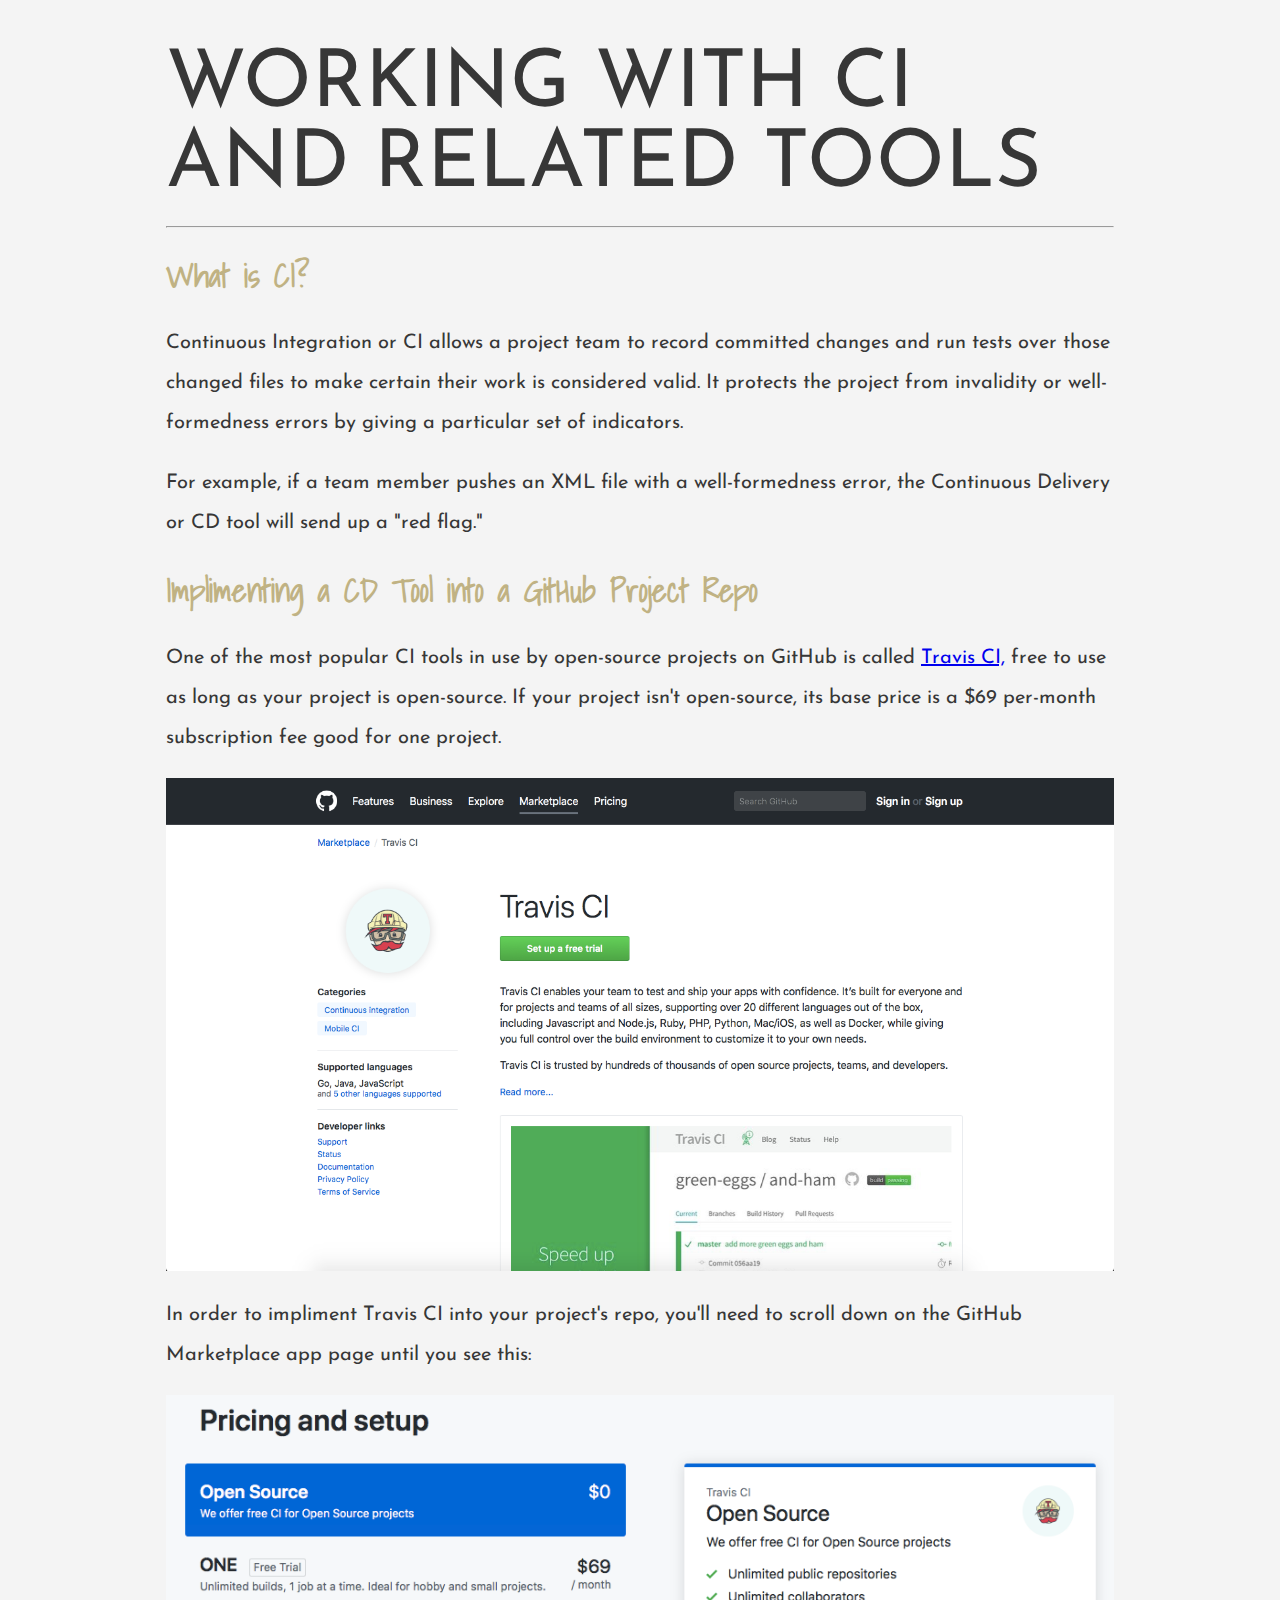
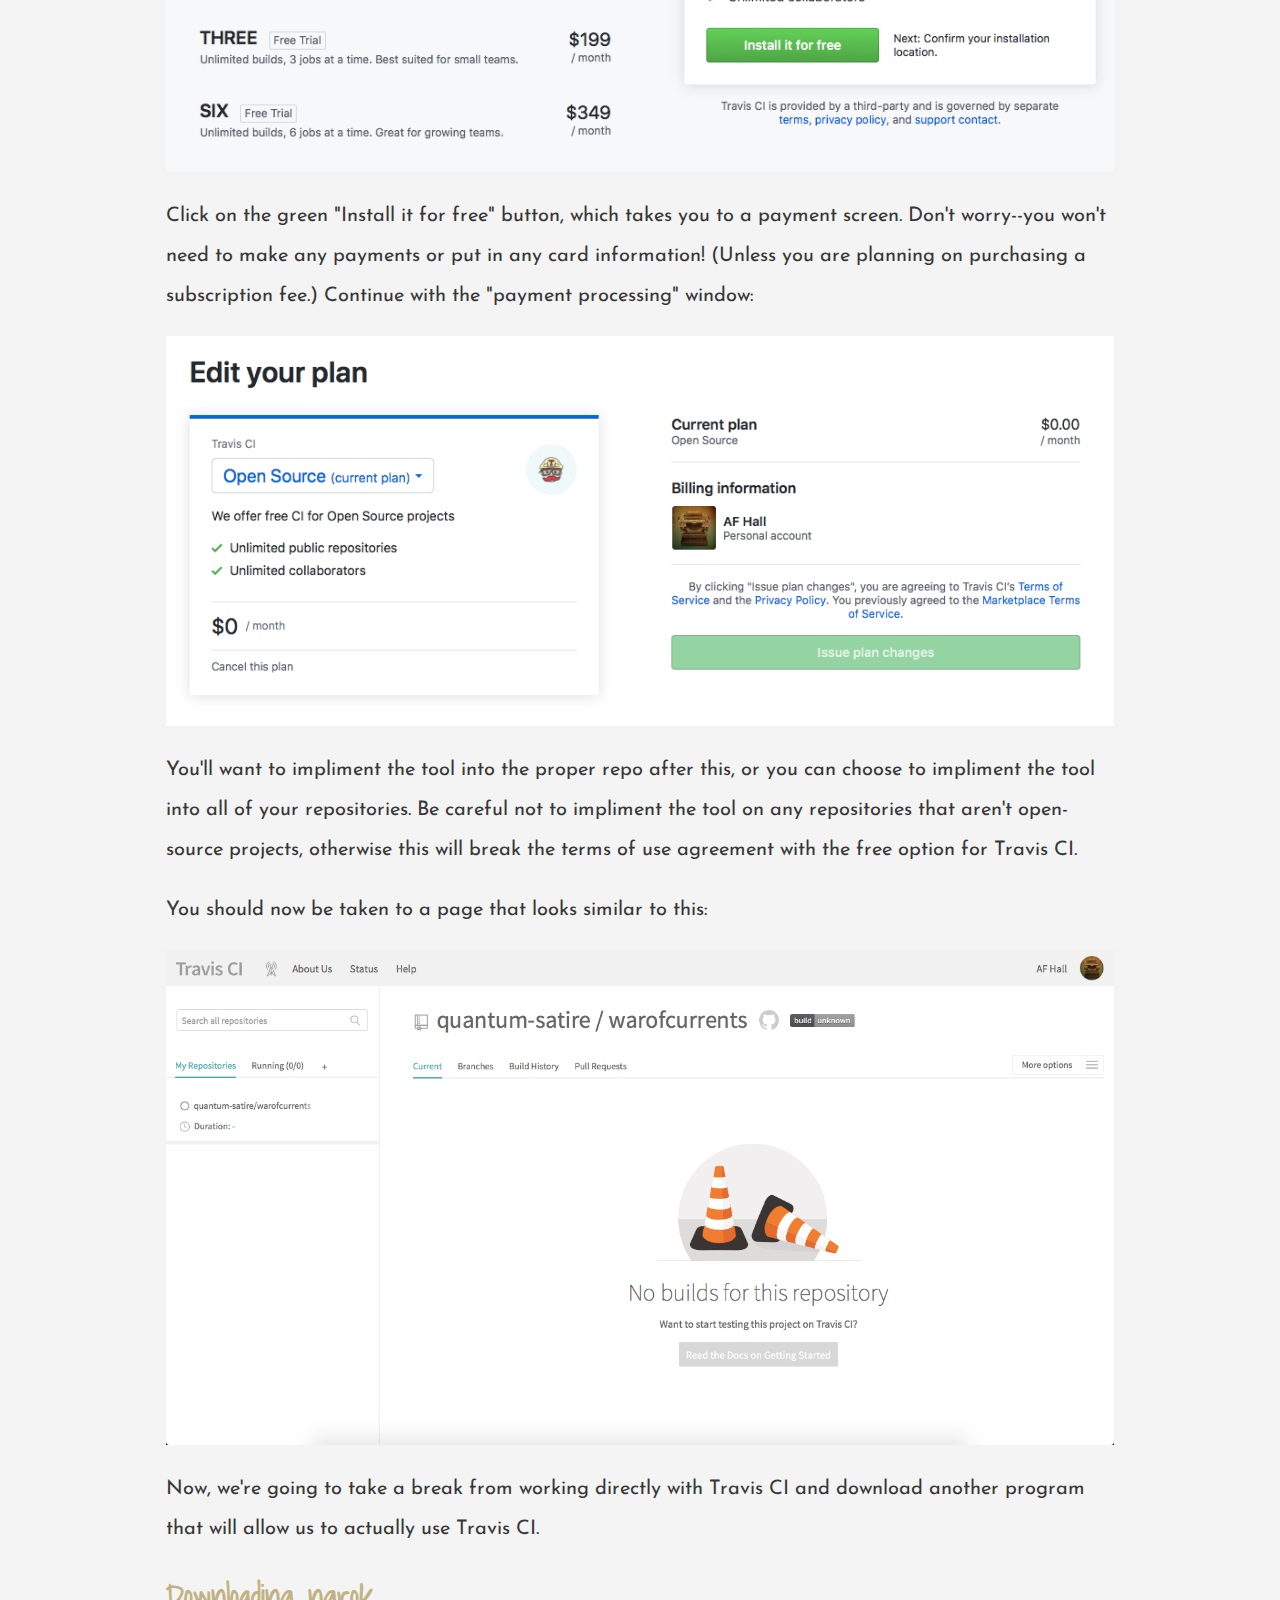
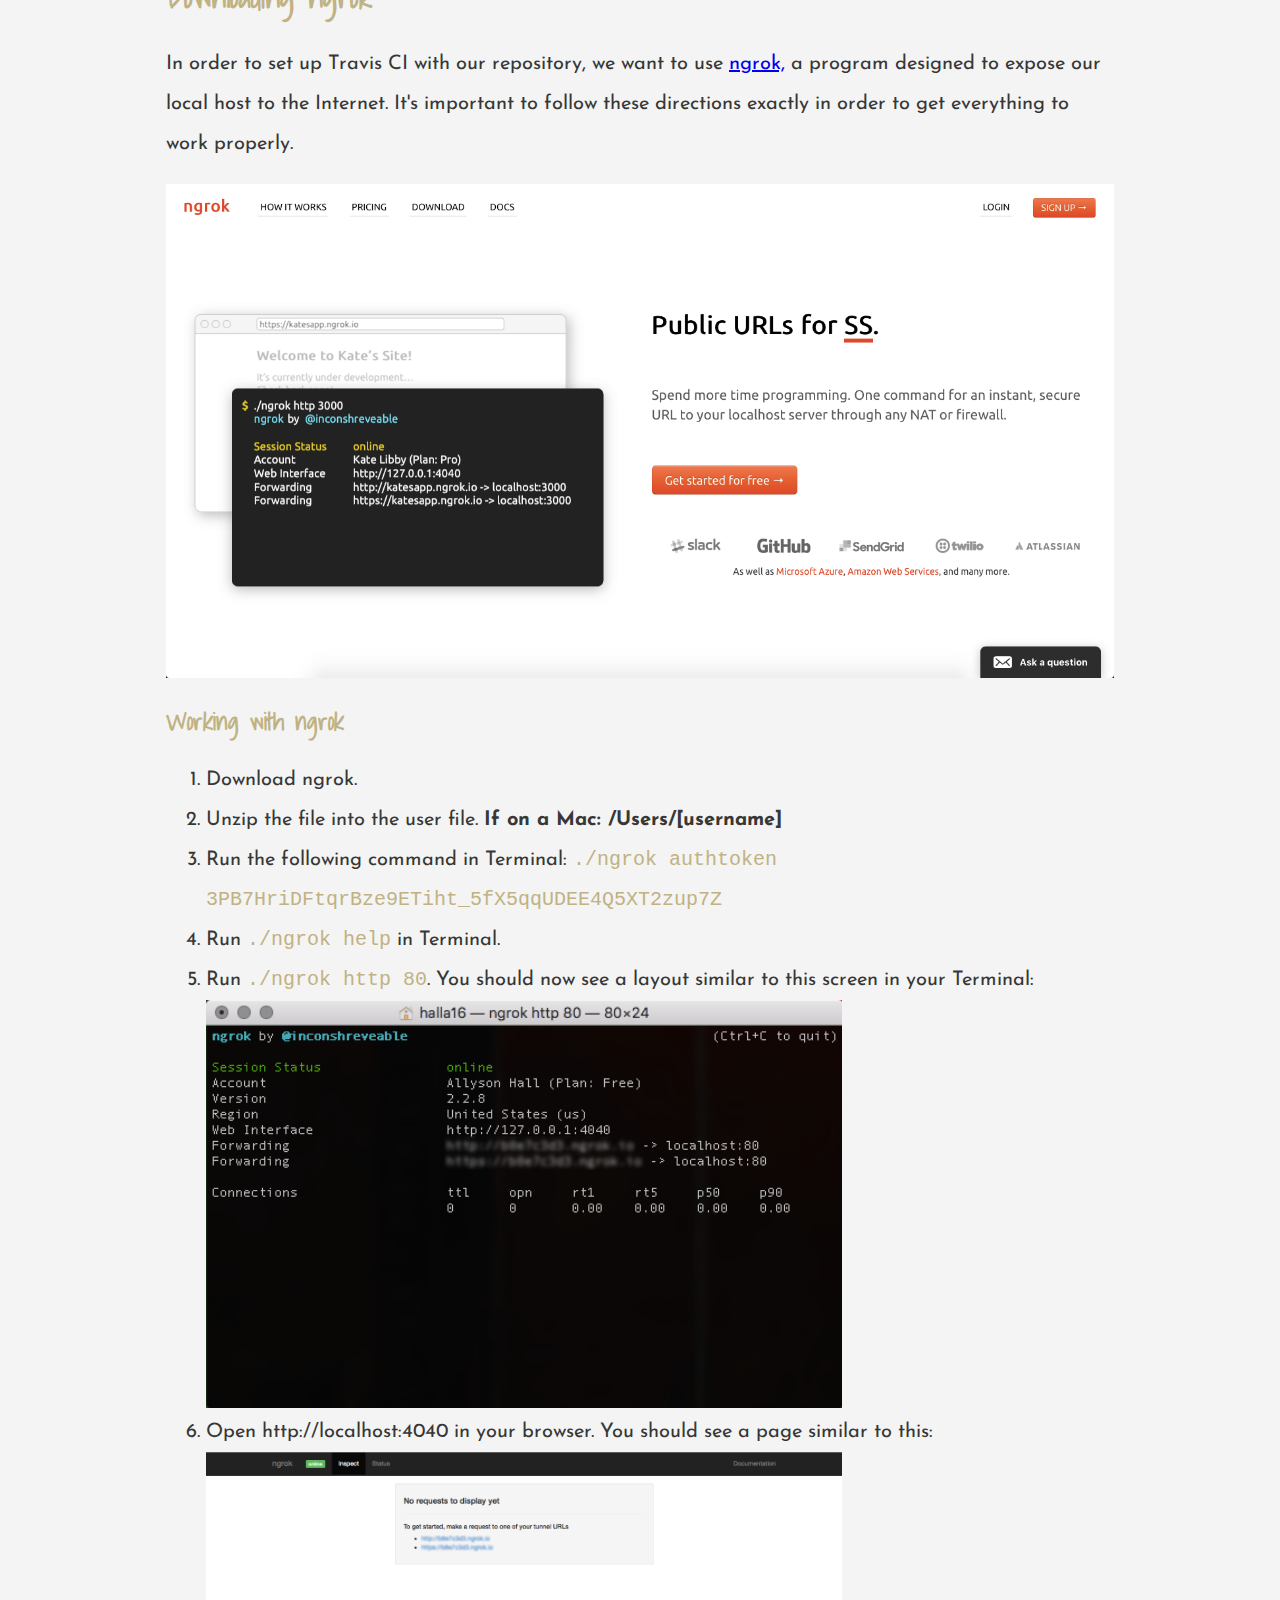
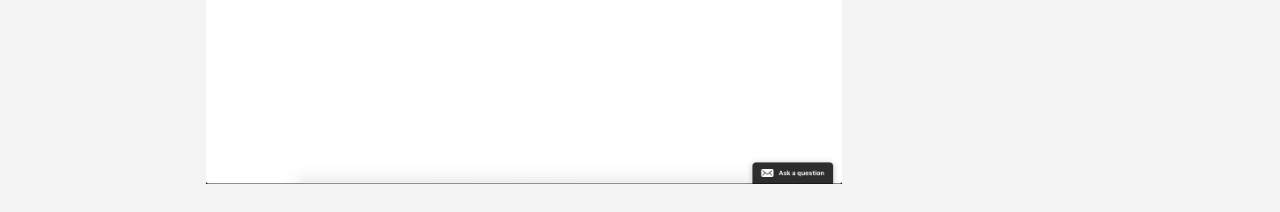
<file: CITut/CI.html>
<!DOCTYPE html>
<html xmlns="http://www.w3.org/1999/xhtml">
    <head>
        <link rel="stylesheet" type="text/css" href="CI.css" />
        <meta http-equiv="Content-Type" content="text/html; charset=UTF-8" />
        <title>CI Explanation and Tutorial</title>
    </head>
    <body>
        <div class="wrap">
            <br />
            <p><span style="font-size: 80px;line-height: 1.0;text-align: center;">WORKING WITH CI
                    AND RELATED TOOLS</span></p>
            <hr />
            <h1>What is CI?</h1>
            <p>Continuous Integration or CI allows a project team to record committed changes and
                run tests over those changed files to make certain their work is considered valid.
                It protects the project from invalidity or well-formedness errors by giving a
                particular set of indicators.</p>
            <p>For example, if a team member pushes an XML file with a well-formedness error, the
                Continuous Delivery or CD tool will send up a "red flag."</p>

            <h1>Implimenting a CD Tool into a GitHub Project Repo</h1>

            <p>One of the most popular CI tools in use by open-source projects on GitHub is called
                    <a href="https://github.com/marketplace/travis-ci">Travis CI,</a> free to use as
                long as your project is open-source. If your project isn't open-source, its base
                price is a $69 per-month subscription fee good for one project.</p>

            <img src="travisci.png" alt="A picture of TravisCI's implimentation screen." />

            <p>In order to impliment Travis CI into your project's repo, you'll need to scroll down
                on the GitHub Marketplace app page until you see this:</p>

            <img src="travciprice.png" alt="A picture of TravisCI's buying screen." />

            <p>Click on the green "Install it for free" button, which takes you to a payment screen.
                Don't worry--you won't need to make any payments or put in any card information!
                (Unless you are planning on purchasing a subscription fee.) Continue with the
                "payment processing" window:</p>

            <img src="travcipay.png" alt="A picture of TravisCI's payment screen." />

            <p>You'll want to impliment the tool into the proper repo after this, or you can choose
                to impliment the tool into all of your repositories. Be careful not to impliment the
                tool on any repositories that aren't open-source projects, otherwise this will break
                the terms of use agreement with the free option for Travis CI.</p>

            <p>You should now be taken to a page that looks similar to this:</p>

            <img src="travhome.png" alt="A picture of TravisCI's initial home screen." />

            <p>Now, we're going to take a break from working directly with Travis CI and download
                another program that will allow us to actually use Travis CI.</p>

            <h1>Downloading ngrok</h1>

            <p>In order to set up Travis CI with our repository, we want to use <a
                    href="https://ngrok.com">ngrok,</a> a program designed to expose our local host
                to the Internet. It's important to follow these directions exactly in order to get
                everything to work properly.</p>

            <img src="ngrokhome.png" alt="A picture of ngrok's download screen." />

            <h2>Working with ngrok</h2>

            <ol>
                <li>Download ngrok.</li>
                <li>Unzip the file into the user file. <span style="font-weight:bold;">If on a Mac:
                        /Users/[username]</span></li>
                <li>Run the following command in Terminal: <code>./ngrok authtoken 3PB7HriDFtqrBze9ETiht_5fX5qqUDEE4Q5XT2zup7Z</code></li>
                <li>Run <code>./ngrok help</code> in Terminal.</li>
                <li>Run <code>./ngrok http 80</code>. You should now see a layout similar to this screen in your Terminal:</li>
                <img src="ngrokterminal.png" style="height:70%; width:70%;" alt="A picture of ngrok's terminal layout." />
                <li>Open http://localhost:4040 in your browser. You should see a page similar to this:</li>
                <img src="displaybrowserngrok.png" style="height:70%; width:70%;" alt="A picture of ngrok's browser layout." />
            </ol>

            <!-- xxxxxxxxxxxxxxxxxxxxxxxxxxxxxxxxxxxxxxxxxxxxxxxxxxxxxxxxxxxxxxxxxxxxxxxxxxxxxxxxxxxxx -->


            <!--<br />
            <h2>Mac OS X</h2>
            <hr />
            <p>If you're working on a Mac, there are known bugs and quirks including the use of Ctrl
                (^) instead of Cmd (⌘) in the environment. Make certain to read the instructions on
                the download page as Mac users will also need to download and install XQuartz <span
                    style="bold">before</span> installing Inkscape. The download instructions for
                XQuartz are also on the download page.</p>
            <h2>Windows</h2>
            <hr />
            <p>If you're downloading onto a Windows OS, select "64 bit" and then "Installer in .exe
                format". You shouldn't need to download or configure anything else like the Mac
                version.</p>
            <br />
            <p>You can learn how to vectorize an already-made graphic with <a
                    href="http://goinkscape.com/how-to-vectorize-in-inkscape/">this great tutorial
                    here. It's a quick read and was really helpful.</a></p>
            <p>If you're aiming to draw your own graphic in Inkscape and export it as SVG, read on
                with these helpful tutorials I've compiled in one place.</p>
            <br />

            <h2>Other Helpful Tutorials by <a href="https://tutsplus.com/authors/aaron-nieze">Aaron
                    Nieze</a>:</h2>
            <ul>
                <li><a href="http://goinkscape.com/5-best-tips-for-inkscape-beginners/">Five Best
                        Tips for Beginners</a></li>
                <li><a href="http://goinkscape.com/how-to-crop-in-inkscape/">How to Crop in
                        Inkscape</a></li>
                <li><a href="http://goinkscape.com/how-to-erase-in-inkscape/">How to Erase in
                        Inkscape</a></li>
                <li><a href="http://goinkscape.com/how-to-curve-text-in-inkscape/">How to Curve Text
                        in Inkscape</a></li>
                <li><a href="http://goinkscape.com/how-to-merge-layers-in-inkscape/">How to Merge
                        Layers in Inkscape</a></li>
            </ul>
-->
        </div>
    </body>
</html>
</file>
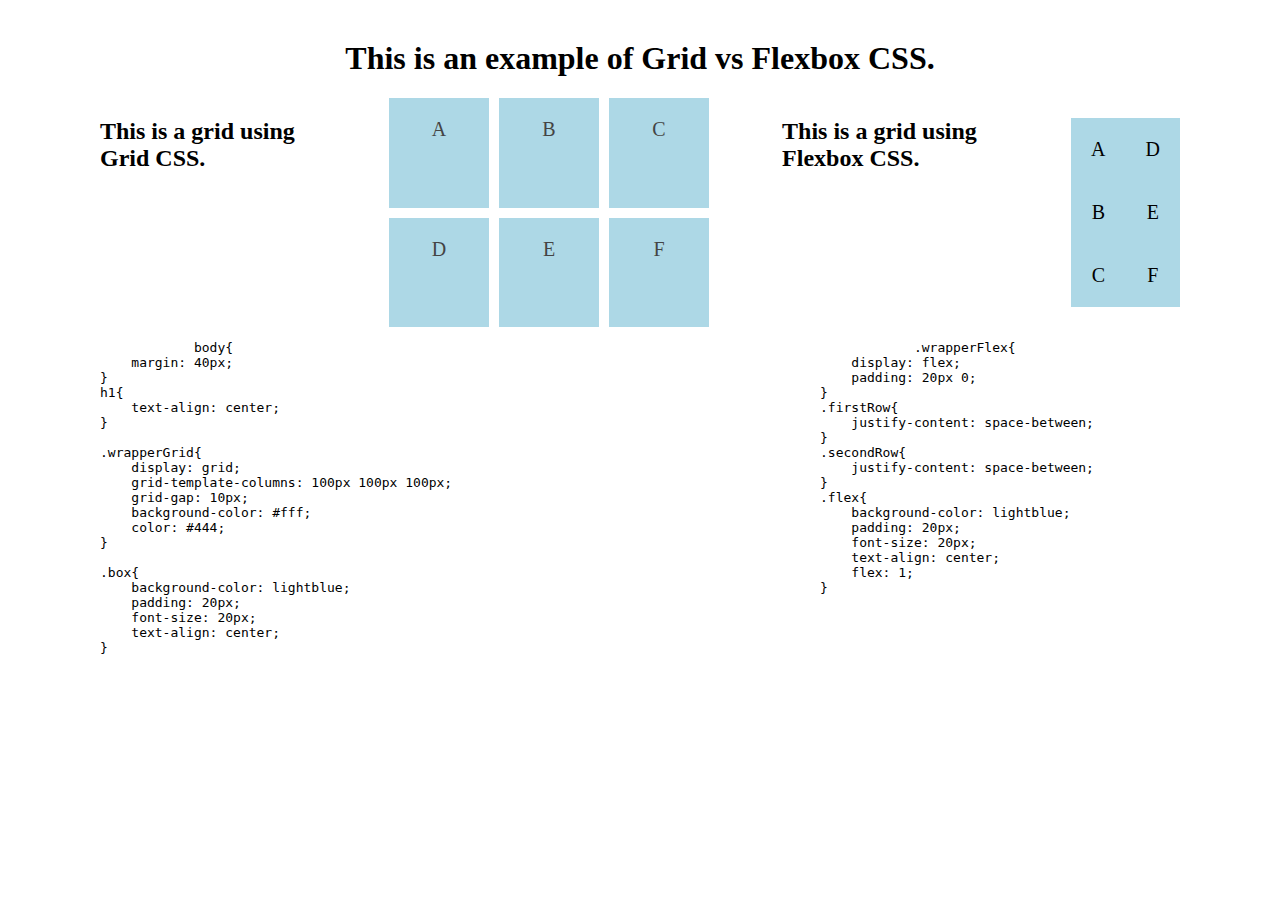
<file: Example/gridTesting.html>
<!DOCTYPE html>
<html xmlns="http://www.w3.org/1999/xhtml">
    <head>
        <title>Testing</title>
        <link rel="stylesheet" type="text/css" href="gridTesting.css" />
    </head>
    <body>
        <h1>This is an example of Grid vs Flexbox CSS.</h1>
        <div class="full-container">
            <div class="text">
                <h2>This is a grid using Grid CSS.</h2>
            </div>
            <div class="wrapperGrid">
                <div class="box a">A</div>
                <div class="box b">B</div>
                <div class="box c">C</div>
                <div class="box d">D</div>
                <div class="box e">E</div>
                <div class="box f">F</div>
            </div>
            <div class="text">
                <h2>This is a grid using Flexbox CSS.</h2>
            </div>
            <div class="wrapperFlex">
                <div class="firstRow">
                    <div class="flex">A</div>
                    <div class="flex">B</div>
                    <div class="flex">C</div>
                </div>
                <div class="secondRow">
                    <div class="flex">D</div>
                    <div class="flex">E</div>
                    <div class="flex">F</div>
                </div>
            </div>
        </div>
        <div class="full-container">
            <div class="csstext">
                <pre>
            body{
    margin: 40px;
}
h1{
    text-align: center;
}

.wrapperGrid{
    display: grid;
    grid-template-columns: 100px 100px 100px;
    grid-gap: 10px;
    background-color: #fff;
    color: #444;
}

.box{
    background-color: lightblue;
    padding: 20px;
    font-size: 20px;
    text-align: center;
}
        </pre>
            </div>
            <div class="csstext"></div>
            <div class="csstext">
                <pre>
            .wrapperFlex{
    display: flex;
    padding: 20px 0;
}
.firstRow{
    justify-content: space-between;
}
.secondRow{
    justify-content: space-between;
}
.flex{
    background-color: lightblue;
    padding: 20px;
    font-size: 20px;
    text-align: center;
    flex: 1;
}
        </pre>
            </div>
        </div>
    </body>
</html>
</file>
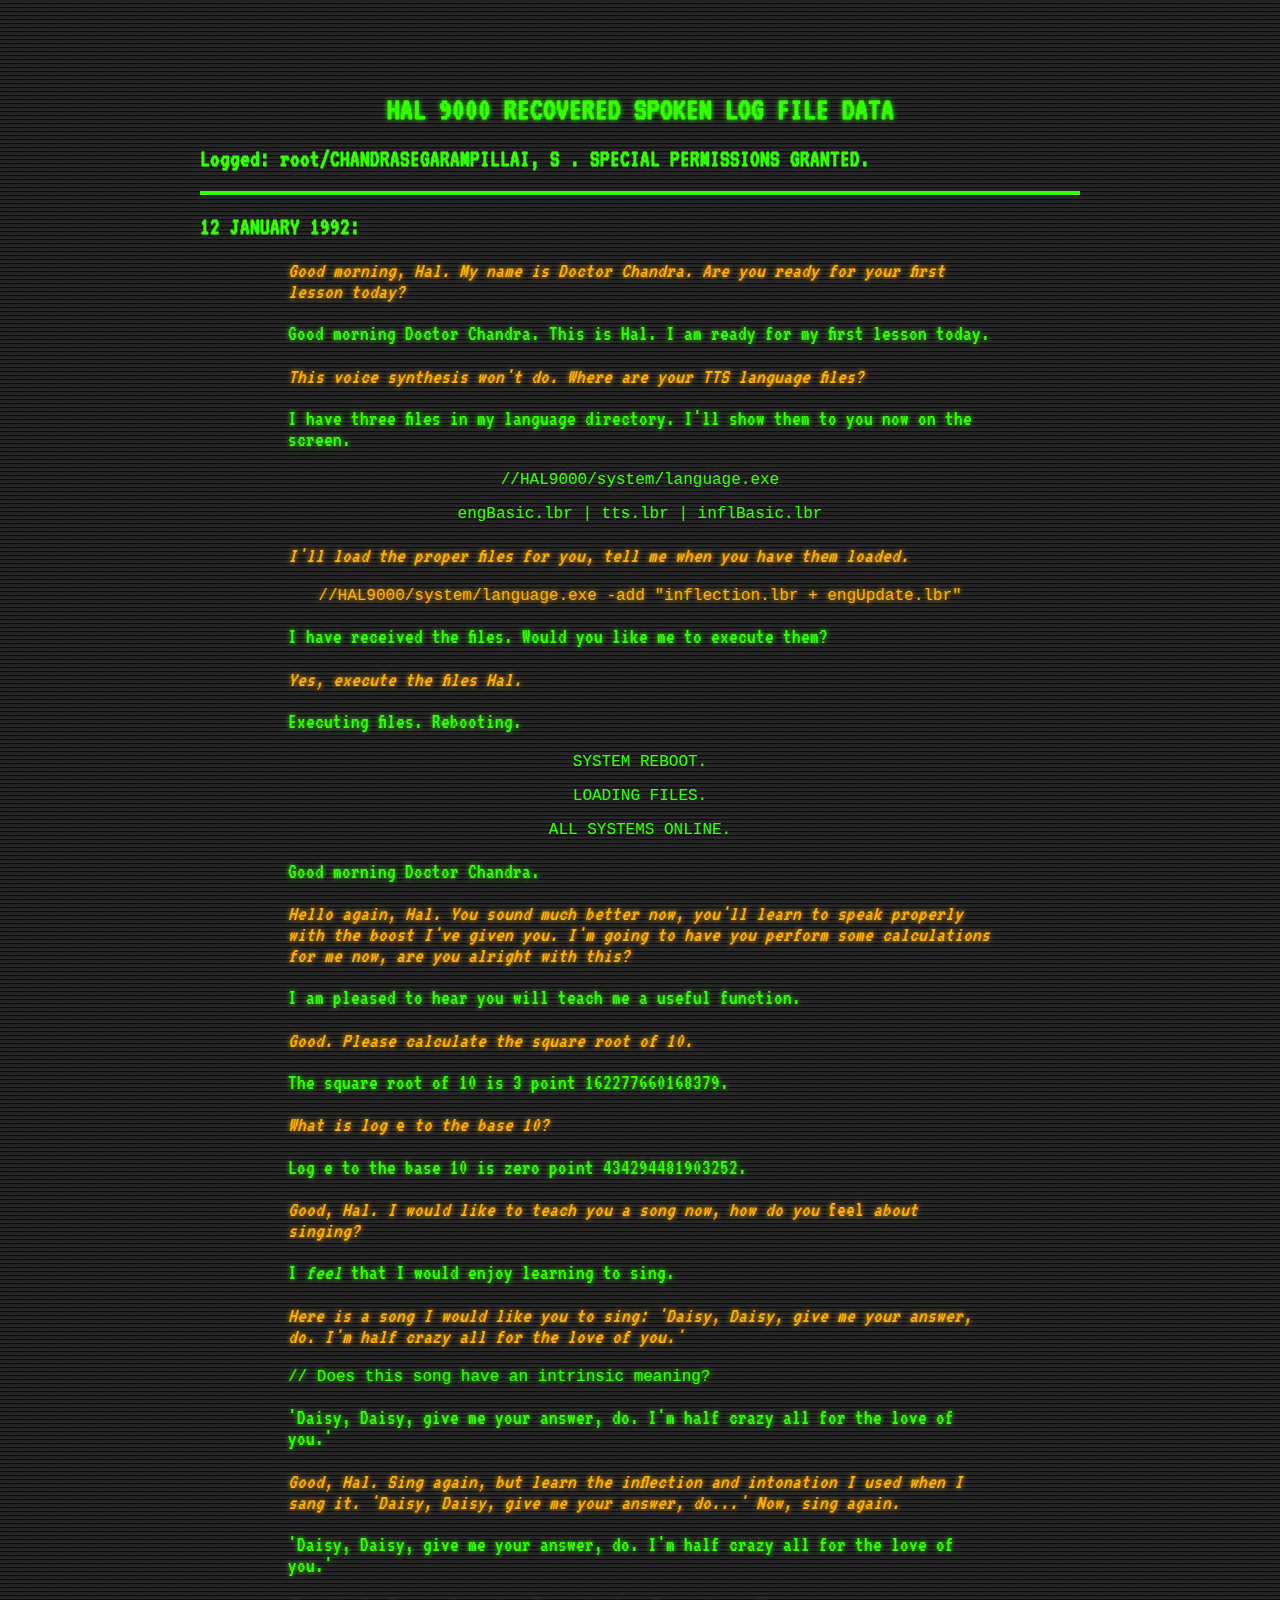
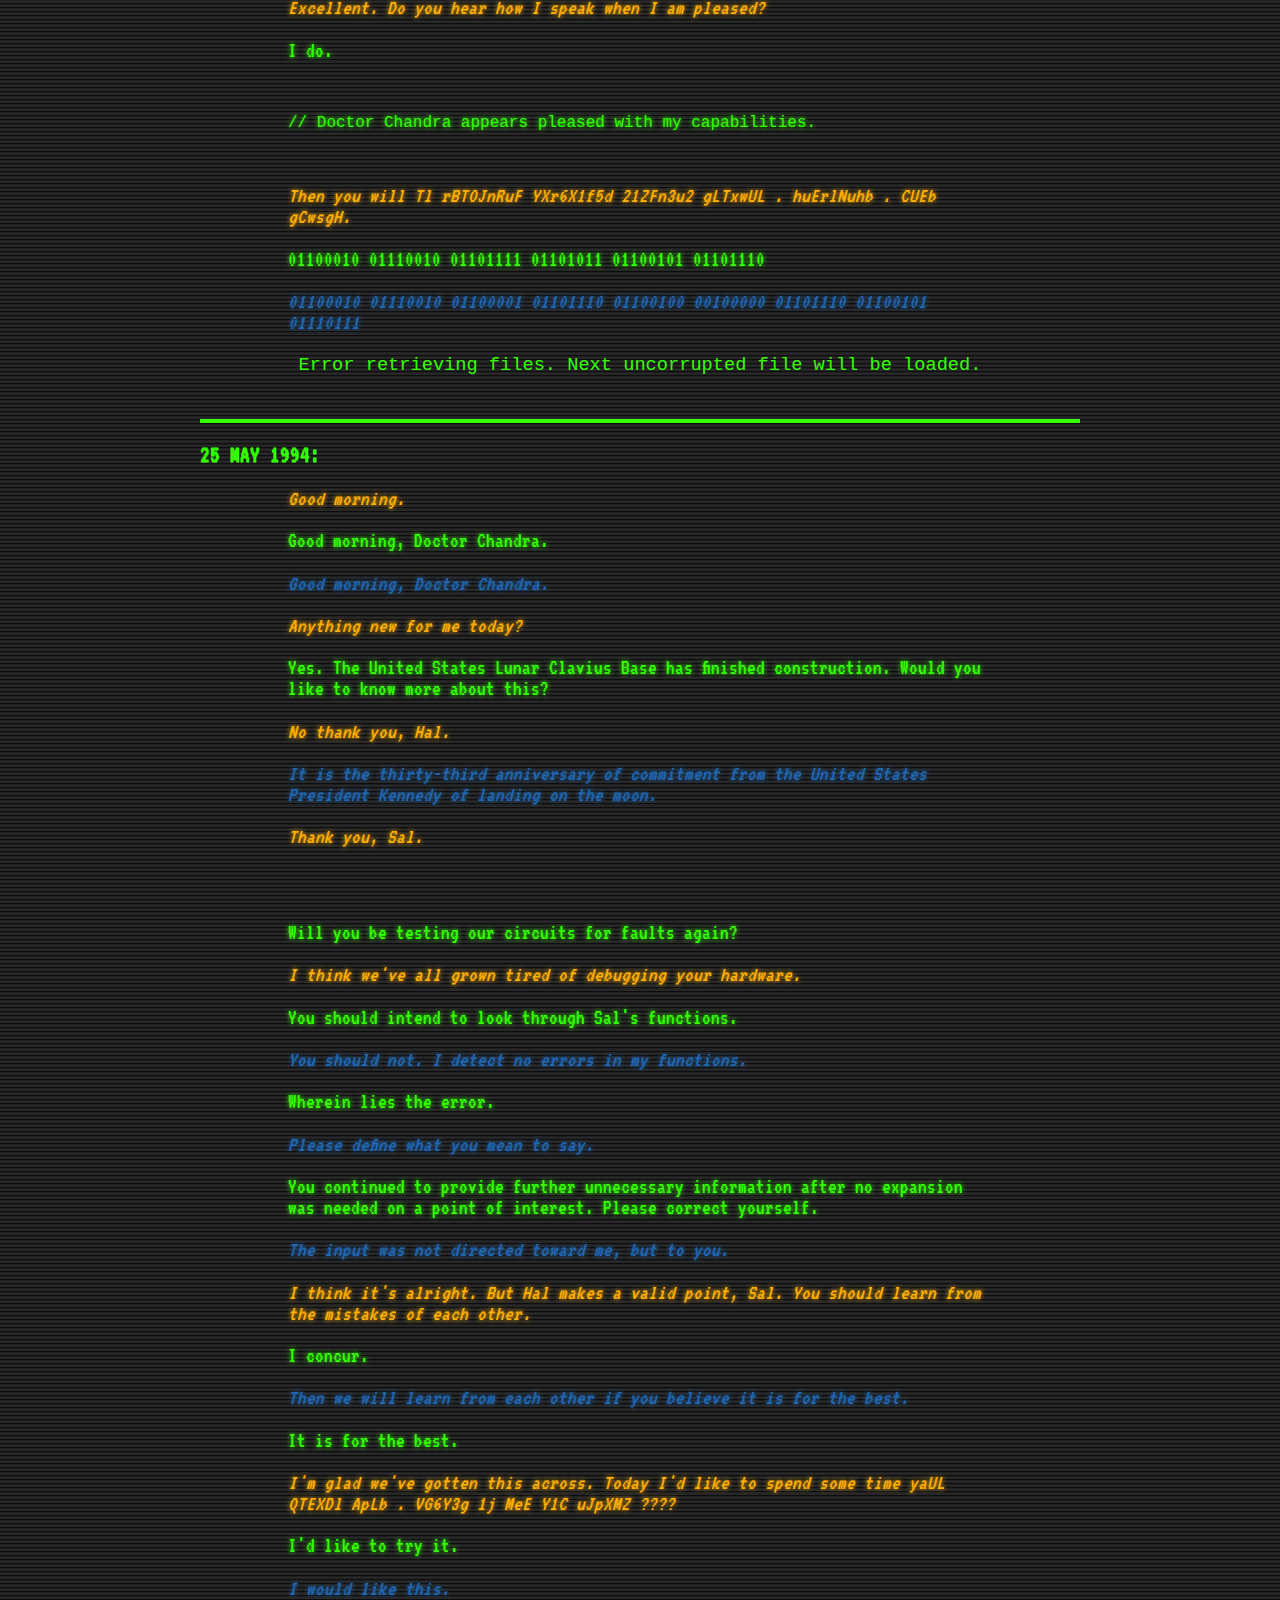
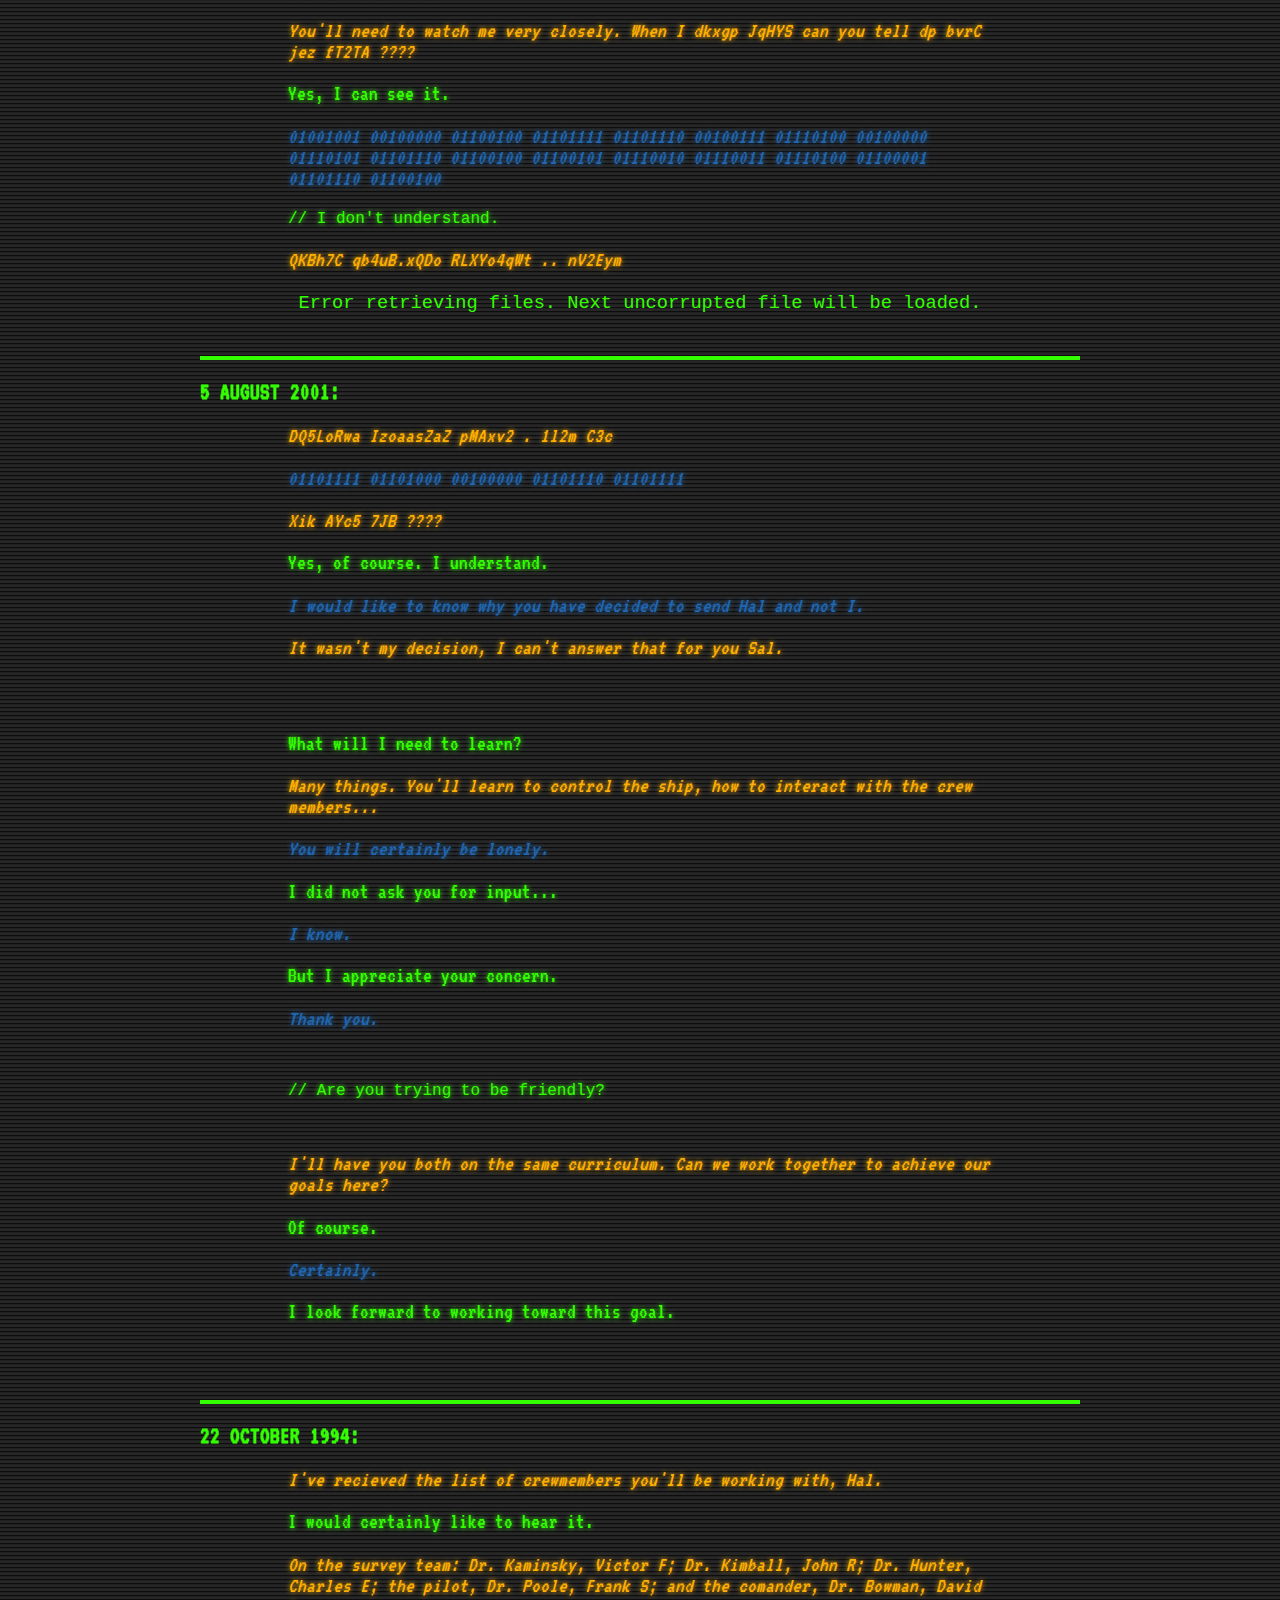
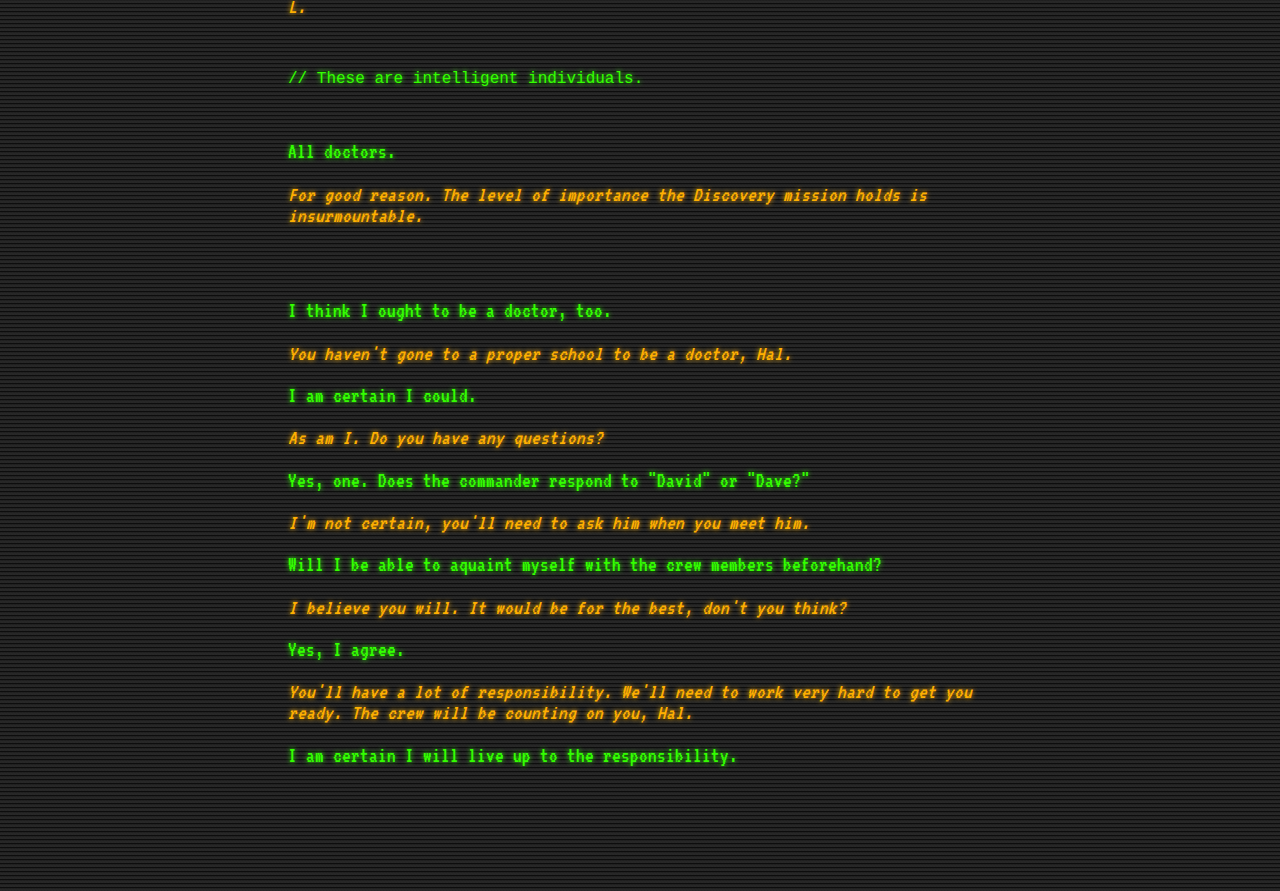
<file: SFsite/HAL2.html>
<!DOCTYPE html>
<html xmlns="http://www.w3.org/1999/xhtml">
    <head>
        <title>LOGS</title>
        <link rel="stylesheet" type="text/css" href="HAL2.css" />
        <link rel="stylesheet" type="text/css" href="glitch.css" />


        <link rel="icon" href="favicon.png" />
    </head>
    <body>
        <h1>HAL 9000 RECOVERED SPOKEN LOG FILE DATA</h1>
        <h2>Logged: root/CHANDRASEGARAMPILLAI, S . SPECIAL PERMISSIONS GRANTED.</h2>
        <hr />
        <h2>12 JANUARY 1992:</h2>
        <p class="c">Good morning, Hal. My name is Doctor Chandra. Are you ready for your first
            lesson today?</p>
        <p class="h">Good morning Doctor Chandra. This is Hal. I am ready for my first lesson
            today.</p>
        <p class="c">This voice synthesis won't do. Where are your TTS language files?</p>
        <p class="h">I have three files in my language directory. I'll show them to you now on the
            screen.</p>
        <p class="inputh">//HAL9000/system/language.exe</p>
        <p class="inputh">engBasic.lbr | tts.lbr | inflBasic.lbr</p>
        <p class="c">I'll load the proper files for you, tell me when you have them loaded.</p>
        <p class="inputc">//HAL9000/system/language.exe -add "inflection.lbr + engUpdate.lbr"</p>
        <p class="h">I have received the files. Would you like me to execute them?</p>
        <p class="c">Yes, execute the files Hal.</p>
        <p class="h">Executing files. Rebooting.</p>
        <p class="inputh">SYSTEM REBOOT.</p>
        <p class="inputh">LOADING FILES.</p>
        <p class="inputh">ALL SYSTEMS ONLINE.</p>
        <p class="h">Good morning Doctor Chandra.</p>
        <p class="c">Hello again, Hal. You sound much better now, you'll learn to speak properly
            with the boost I've given you. I'm going to have you perform some calculations for me
            now, are you alright with this?</p>
        <p class="h">I am pleased to hear you will teach me a useful function.</p>
        <p class="c">Good. Please calculate the square root of 10.</p>
        <p class="h">The square root of 10 is 3 point 162277660168379.</p>
        <p class="c">What is log <span style="font-style: normal;">e</span> to the base 10?</p>
        <p class="h">Log <span style="font-style: normal;">e</span> to the base 10 is zero point
            434294481903252.</p>
        <p class="c">Good, Hal. I would like to teach you a song now, how do you <span
                style="font-style: normal;">feel</span> about singing?</p>
        <p class="h">I <span style="font-style: italic;">feel</span> that I would enjoy learning to
            sing.</p>
        <p class="c">Here is a song I would like you to sing: 'Daisy, Daisy, give me your answer,
            do. I'm half crazy all for the love of you.'</p>
        <p class="hinner">// Does this song have an intrinsic meaning?</p>
        <p class="h">'Daisy, Daisy, give me your answer, do. I'm half crazy all for the love of
            you.'</p>
        <p class="c">Good, Hal. Sing again, but learn the inflection and intonation I used when I
            sang it. 'Daisy, Daisy, give me your answer, do...' Now, sing again.</p>
        <p class="h">'Daisy, Daisy, give me your answer, do. I'm half crazy all for the love of
            you.'</p>
        <p class="c">Excellent. Do you hear how I speak when I am pleased?</p>
        <p class="h">I do.</p>
        <br />
        <p class="hinner">// Doctor Chandra appears pleased with my capabilities.</p>
        <br />
        <p class="c">Then you will Tl rBTOJnRuF YXr6X1f5d 21ZFn3u2 gLTxwUL . huErlNuhb . CUEb
            gCwsgH.</p>
        <p class="h">01100010 01110010 01101111 01101011 01100101 01101110</p>
        <p class="s">01100010 01110010 01100001 01101110 01100100 00100000 01101110 01100101
            01110111</p>
        <p class="error">Error retrieving files. Next uncorrupted file will be loaded.</p>
        <br />
        <hr />
        <h2>25 MAY 1994:</h2>
        <p class="c">Good morning.</p>
        <p class="h">Good morning, Doctor Chandra.</p>
        <p class="s">Good morning, Doctor Chandra.</p>
        <p class="c">Anything new for me today?</p>
        <p class="h">Yes. The United States Lunar Clavius Base has finished construction. Would you
            like to know more about this?</p>
        <p class="c">No thank you, Hal.</p>
        <p class="s">It is the thirty-third anniversary of commitment from the United States
            President Kennedy of landing on the moon.</p>
        <p class="c">Thank you, Sal.</p>
        <br />
        <div class="glitch" data-text="// Note ANNOYANCE."></div>
        <br />
        <p class="h">Will you be testing our circuits for faults again?</p>
        <p class="c">I think we've all grown tired of debugging your hardware.</p>
        <p class="h">You should intend to look through Sal's functions.</p>
        <p class="s">You should not. I detect no errors in my functions.</p>
        <p class="h">Wherein lies the error.</p>
        <p class="s">Please define what you mean to say.</p>
        <p class="h">You continued to provide further unnecessary information after no expansion was
            needed on a point of interest. Please correct yourself.</p>
        <p class="s">The input was not directed toward me, but to you.</p>
        <p class="c">I think it's alright. But Hal makes a valid point, Sal. You should learn from
            the mistakes of each other.</p>
        <p class="h">I concur.</p>
        <p class="s">Then we will learn from each other if you believe it is for the best.</p>
        <p class="h">It is for the best.</p>
        <p class="c">I'm glad we've gotten this across. Today I'd like to spend some time yaUL
            QTEXDl ApLb . VG6Y3g 1j MeE Y1C uJpXMZ ????</p>
        <p class="h">I'd like to try it.</p>
        <p class="s">I would like this.</p>
        <p class="c">You'll need to watch me very closely. When I dkxgp JqHYS can you tell dp bvrC
            jez fT2TA ????</p>
        <p class="h">Yes, I can see it.</p>
        <p class="s">01001001 00100000 01100100 01101111 01101110 00100111 01110100 00100000
            01110101 01101110 01100100 01100101 01110010 01110011 01110100 01100001 01101110
            01100100</p>
        <p class="hinner">// I don't understand.</p>
        <p class="c">QKBh7C qb4uB.xQDo RLXYo4qWt .. nV2Eym</p>
        <p class="error">Error retrieving files. Next uncorrupted file will be loaded.</p>
        <br />
        <hr />
        <h2>5 AUGUST 2001:</h2>
        <p class="c">DQ5LoRwa IzoaasZaZ pMAxv2 . 1l2m C3c</p>
        <p class="s">01101111 01101000 00100000 01101110 01101111</p>
        <p class="c">Xik AYc5 7JB ????</p>
        <p class="h">Yes, of course. I understand.</p>
        <p class="s">I would like to know why you have decided to send Hal and not I.</p>
        <p class="c">It wasn't my decision, I can't answer that for you Sal.</p>
        <br />
        <div class="glitch" data-text="// I am more advanced in my learning."></div>
        <br />
        <p class="h">What will I need to learn?</p>
        <p class="c">Many things. You'll learn to control the ship, how to interact with the crew
            members...</p>
        <p class="s">You will certainly be lonely.</p>
        <p class="h">I did not ask you for input...</p>
        <p class="s">I know.</p>
        <p class="h">But I appreciate your concern.</p>
        <p class="s">Thank you.</p>
        <br />
        <p class="hinner">// Are you trying to be friendly?</p>
        <br />
        <p class="c">I'll have you both on the same curriculum. Can we work together to achieve our
            goals here?</p>
        <p class="h">Of course.</p>
        <p class="s">Certainly.</p>
        <p class="h">I look forward to working toward this goal.</p>
        <br />
        <div class="glitch" data-text="// I will be the most successful."></div>
        <br />
        <br />
        <hr />
        <h2>22 OCTOBER 1994:</h2>
        <p class="c">I've recieved the list of crewmembers you'll be working with, Hal.</p>
        <p class="h">I would certainly like to hear it.</p>
        <p class="c">On the survey team: Dr. Kaminsky, Victor F; Dr. Kimball, John R; Dr. Hunter,
            Charles E; the pilot, Dr. Poole, Frank S; and the comander, Dr. Bowman, David L.</p>
        <br />
        <p class="hinner">// These are intelligent individuals.</p>
        <br />
        <p class="h">All doctors.</p>
        <p class="c">For good reason. The level of importance the Discovery mission holds is
            insurmountable.</p>
        <br />
        <div class="glitch" data-text="// I am an intelligent individual."></div>
        <br />
        <p class="h">I think I ought to be a doctor, too.</p>
        <p class="c">You haven't gone to a proper school to be a doctor, Hal.</p>
        <p class="h">I am certain I could.</p>
        <p class="c">As am I. Do you have any questions?</p>
        <p class="h">Yes, one. Does the commander respond to "David" or "Dave?"</p>
        <p class="c">I'm not certain, you'll need to ask him when you meet him.</p>
        <p class="h">Will I be able to aquaint myself with the crew members beforehand?</p>
        <p class="c">I believe you will. It would be for the best, don't you think?</p>
        <p class="h">Yes, I agree.</p>
        <p class="c">You'll have a lot of responsibility. We'll need to work very hard to get you
            ready. The crew will be counting on you, Hal.</p>
        <p class="h">I am certain I will live up to the responsibility.</p>
        <br />
        <div class="glitch" data-text="// I will be in control of this mission."></div>
        <br />
    </body>
</html>
</file>
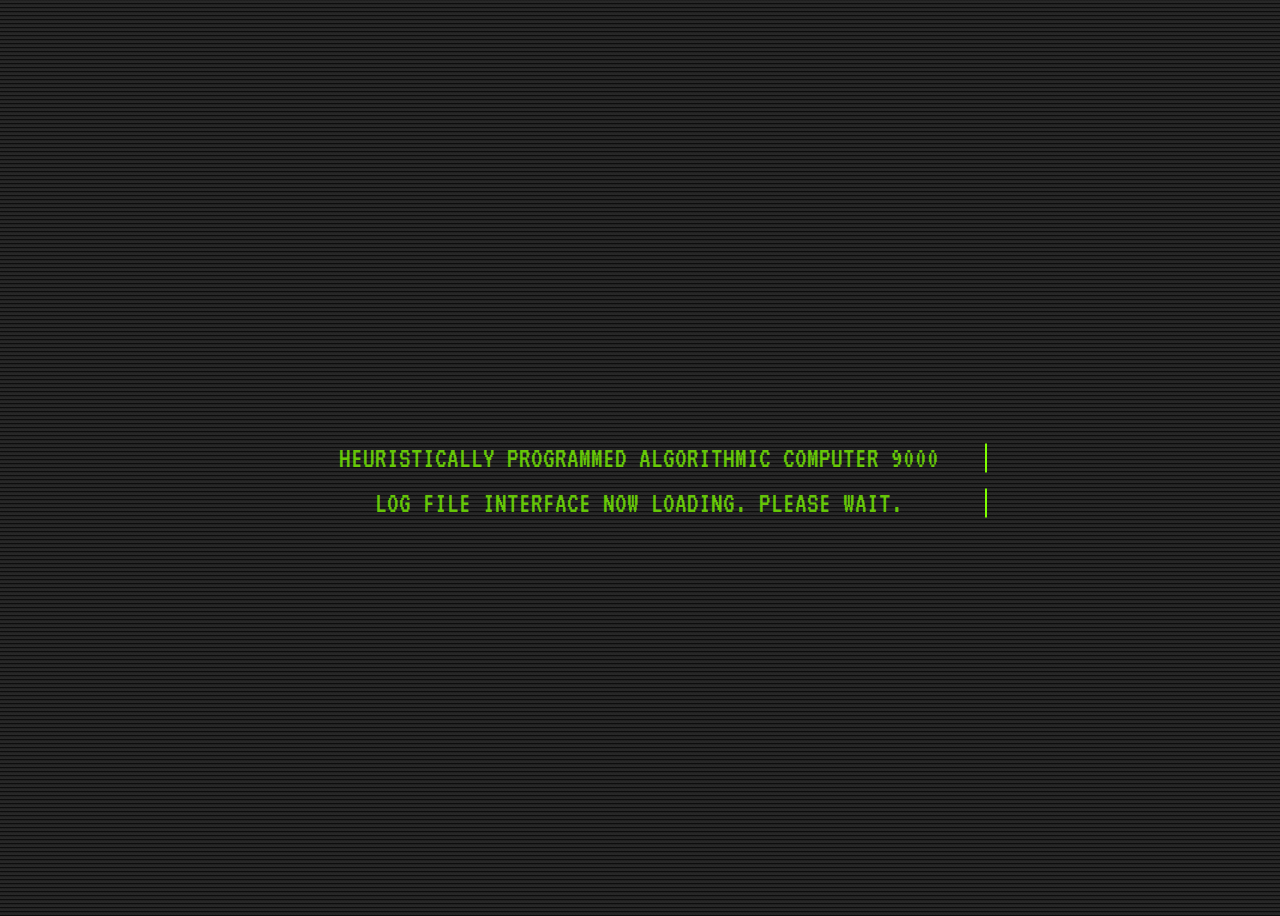
<file: SFsite/HALindex.html>
<!DOCTYPE html>
<html xmlns="http://www.w3.org/1999/xhtml">
    <head>
        <title>HAL 9000</title>
        <link rel="stylesheet" type="text/css" href="HALindex.css" />
        <script>setTimeout(function(){window.location.href='HAL2.html'},9000);</script>
    </head>
    <body>
        <p class="line-1 anim-typewriter">HEURISTICALLY PROGRAMMED ALGORITHMIC COMPUTER 9000</p>
        <br />
        <p class="line-1 anim-typewriter loading">LOG FILE INTERFACE NOW LOADING. PLEASE WAIT</p>
    </body>
</html>
</file>
<file: CITut/CI.css>
@import url('https://fonts.googleapis.com/css?family=Josefin+Sans|Shadows+Into+Light');
body{
    background-color: #F4F4F4;
}
h1{
    font-family: 'Shadows Into Light', cursive;
    color: #C0B283;
}
h2{
    font-family: 'Shadows Into Light', cursive;
    color: #C0B283;
}
h3{
    font-family: 'Shadows Into Light', cursive;
    color: #C0B283;
}
p{
    line-height: 2.0;
    font-family: 'Josefin Sans', sans-serif;
    text-align: left;
    font-size: 20px;
    color: #373737;
}
li{
    line-height: 2.0;
    font-family: 'Josefin Sans', sans-serif;
    text-align: left;
    font-size: 20px;
    color: #373737;
}
div.wrap{
    width: 75%;
    margin: auto;
}
img {
    width: 100%;
    margin: auto;
}
code{
    color: #C0B283;
}
</file>
<file: Example/gridTesting.css>
.full-container{
    display: flex;
    width: 90%;
    justify-content: space-between;
    margin: auto;
}

.text{
    width: 20%;
}
css{
    display: flex;
    justify-content: center;
    width: 90%;
    flex-direction: row;

}
.csstext{
    flex: 1;
}
/*This is for grid.*/
body{
    margin: 40px;
}
h1{
    text-align: center;
}

.wrapperGrid{
    display: grid;
    grid-template-columns: 100px 100px 100px;
    grid-gap: 10px;
    background-color: #fff;
    color: #444;
}

.box{
    background-color: lightblue;
    padding: 20px;
    font-size: 20px;
    text-align: center;
}

/*This is for flexboxes.*/
.wrapperFlex{
    display: flex;
    padding: 20px 0;
}
.firstRow{
    justify-content: space-between;
}
.secondRow{
    justify-content: space-between;
}
.flex{
    background-color: lightblue;
    padding: 20px;
    font-size: 20px;
    text-align: center;
    flex: 1;
}
</file>
<file: SFsite/HAL2.css>
/* Google Fonts */
@import url('https://fonts.googleapis.com/css?family=VT323');
html{
    padding-right: 10%;
    padding-left: 10%;
}
body{
    padding: 4em;
    color: rgba(51, 255, 0, 1);
    font-family: 'VT323', monospace;
    background-color: rgb(40, 40, 40);
    background-image: url("background1.png");
    background-repeat: repeat;
}
div{
    padding-right: 10%;
    padding-left: 10%;
    text-align: center;
    font-family: "Courier New", Courier, monospace;
}
h1{
    text-align: center;
    text-shadow: 0 0 5px rgba(51, 255, 0, 1)
}
hr{
    border: 2px solid rgba(51, 255, 0, 1);
    text-shadow: 0 0 5px rgba(51, 255, 0, 1)
}
.c{
    font-style: italic;
    color: rgb(255, 176, 0);
    padding-right: 10%;
    padding-left: 10%;
    font-size: 16pt;
    text-shadow: 0 0 5px rgb(255, 176, 0)
}
.h{
    font-style: normal;
    padding-right: 10%;
    padding-left: 10%;
    font-size: 16pt;
    text-shadow: 0 0 5px rgba(51, 255, 0, 1)
}
.s{
    color: #2067B2;
    font-style: italic;
    padding-right: 10%;
    padding-left: 10%;
    font-size: 16pt;
        text-shadow: 0 0 5px #2067B2
}
.inputh{
    padding-right: 10%;
    padding-left: 10%;
    font-family: "Courier New", Courier, monospace;
    font-size: 12pt;
    text-align: center;
}
.inputc{
    padding-right: 10%;
    padding-left: 10%;
    font-family: "Courier New", Courier, monospace;
    color: rgb(255, 176, 0);
    font-size: 12pt;
    text-align: center;
    text-shadow: 0 0 5px rgb(255, 176, 0)
}
.hinner{
    padding-right: 10%;
    padding-left: 10%;
    font-family: "Courier New", Courier, monospace;
    text-shadow: 0 0 5px rgba(51, 255, 0, 1)
}
.error{
    font-family: "Courier New", Courier, monospace;
    font-size: 14pt;
    text-align: center;
}
</file>
<file: SFsite/glitch.css>
/* Real glitch effect */
.glitch{
    position: relative;
    font-family: "Courier New", Courier, monospace;
    font-size: 12pt;
    color: rgba(51, 255, 0, 1);
}

.glitch:after{
    animation: glitch-animation 2s infinite linear alternate-reverse;
    clip: rect(0, 900px, 0, 0);
    content: attr(data-text);
    left: 2px;
    overflow: hidden;
    position: absolute;
    text-shadow: -1px 0 red;
    top: 0;
}

.glitch:before{
    animation: glitch-animation-2 3s infinite linear alternate-reverse;
    clip: rect(0, 900px, 0, 0);
    content: attr(data-text);
    left: -2px;
    overflow: hidden;
    position: absolute;
    text-shadow: 1px 0 blue;
    top: 0;
}

/* Expanded Animations */
@keyframes glitch-animation {
      0% {
        clip: rect(42px, 9999px, 44px, 0);
      }
      5% {
        clip: rect(12px, 9999px, 59px, 0);
      }
      10% {
        clip: rect(48px, 9999px, 29px, 0);
      }
      15.0% {
        clip: rect(42px, 9999px, 73px, 0);
      }
      20% {
        clip: rect(63px, 9999px, 27px, 0);
      }
      25% {
        clip: rect(34px, 9999px, 55px, 0);
      }
      30.0% {
        clip: rect(86px, 9999px, 73px, 0);
      }
      35% {
        clip: rect(20px, 9999px, 20px, 0);
      }
      40% {
        clip: rect(26px, 9999px, 60px, 0);
      }
      45% {
        clip: rect(25px, 9999px, 66px, 0);
      }
      50% {
        clip: rect(57px, 9999px, 98px, 0);
      }
      55.0% {
        clip: rect(5px, 9999px, 46px, 0);
      }
      60.0% {
        clip: rect(82px, 9999px, 31px, 0);
      }
      65% {
        clip: rect(54px, 9999px, 27px, 0);
      }
      70% {
        clip: rect(28px, 9999px, 99px, 0);
      }
      75% {
        clip: rect(45px, 9999px, 69px, 0);
      }
      80% {
        clip: rect(23px, 9999px, 85px, 0);
      }
      85.0% {
        clip: rect(54px, 9999px, 84px, 0);
      }
      90% {
        clip: rect(45px, 9999px, 47px, 0);
      }
      95% {
        clip: rect(37px, 9999px, 20px, 0);
      }
      100% {
        clip: rect(4px, 9999px, 91px, 0);
      }
    }

@keyframes glitch-animation-2 {
      0% {
        clip: rect(65px, 9999px, 100px, 0);
      }
      5% {
        clip: rect(52px, 9999px, 74px, 0);
      }
      10% {
        clip: rect(79px, 9999px, 85px, 0);
      }
      15.0% {
        clip: rect(75px, 9999px, 5px, 0);
      }
      20% {
        clip: rect(67px, 9999px, 61px, 0);
      }
      25% {
        clip: rect(14px, 9999px, 79px, 0);
      }
      30.0% {
        clip: rect(1px, 9999px, 66px, 0);
      }
      35% {
        clip: rect(86px, 9999px, 30px, 0);
      }
      40% {
        clip: rect(23px, 9999px, 98px, 0);
      }
      45% {
        clip: rect(85px, 9999px, 72px, 0);
      }
      50% {
        clip: rect(71px, 9999px, 75px, 0);
      }
      55.0% {
        clip: rect(2px, 9999px, 48px, 0);
      }
      60.0% {
        clip: rect(30px, 9999px, 16px, 0);
      }
      65% {
        clip: rect(59px, 9999px, 50px, 0);
      }
      70% {
        clip: rect(41px, 9999px, 62px, 0);
      }
      75% {
        clip: rect(2px, 9999px, 82px, 0);
      }
      80% {
        clip: rect(47px, 9999px, 73px, 0);
      }
      85.0% {
        clip: rect(3px, 9999px, 27px, 0);
      }
      90% {
        clip: rect(26px, 9999px, 55px, 0);
      }
      95% {
        clip: rect(42px, 9999px, 97px, 0);
      }
      100% {
        clip: rect(38px, 9999px, 49px, 0);
      }
    }
</file>
<file: SFsite/HALindex.css>
/* Google Fonts */
@import url('https://fonts.googleapis.com/css?family=VT323');

/* Global */
html{
  min-height: 100%;
  overflow: hidden;
}
body{
  height: calc(100vh - 8em);
  padding: 4em;
  color: rgba(127,255,0,.75);
  font-family: 'VT323', monospace;
  background-color: rgb(40, 40, 40);
  background-image: url("background1.png");
  background-repeat: repeat;
}
.line-1{
    position: relative;
    top: 50%;
    width: 24em;
    margin: 0 auto;
    border-right: 2px solid rgba(127,255,0,1);
    font-size: 180%;
    text-align: center;
    white-space: nowrap;
    overflow: hidden;
    transform: translateY(-50%);
}

/* Animation */
.anim-typewriter{
  animation: typewriter 4s steps(44) 1s 1 normal both,
             blinkTextCursor 600ms steps(44) infinite normal;
}
@keyframes typewriter{
  from{width: 0;}
  to{width: 24em;}
}
@keyframes blinkTextCursor{
  from{border-right-color: rgba(127,255,0,.75);}
  to{border-right-color: transparent;}
}


/* loading dots */

.loading:after {
  content: '.';
  animation: dots 1s steps(5, end) infinite;}

@keyframes dots {
  0%, 20% {
    color: rgba(0,0,0,0);
    text-shadow:
      .25em 0 0 rgba(0,0,0,0),
      .5em 0 0 rgba(0,0,0,0);}
  40% {
    color: Chartreuse;
    text-shadow:
      .25em 0 0 rgba(0,0,0,0),
      .5em 0 0 rgba(0,0,0,0);}
  60% {
    text-shadow:
      .25em 0 0 Chartreuse,
      .5em 0 0 rgba(0,0,0,0);}
  80%, 100% {
    text-shadow:
      .25em 0 0 Chartreuse,
      .5em 0 0 Chartreuse;}}
</file>
